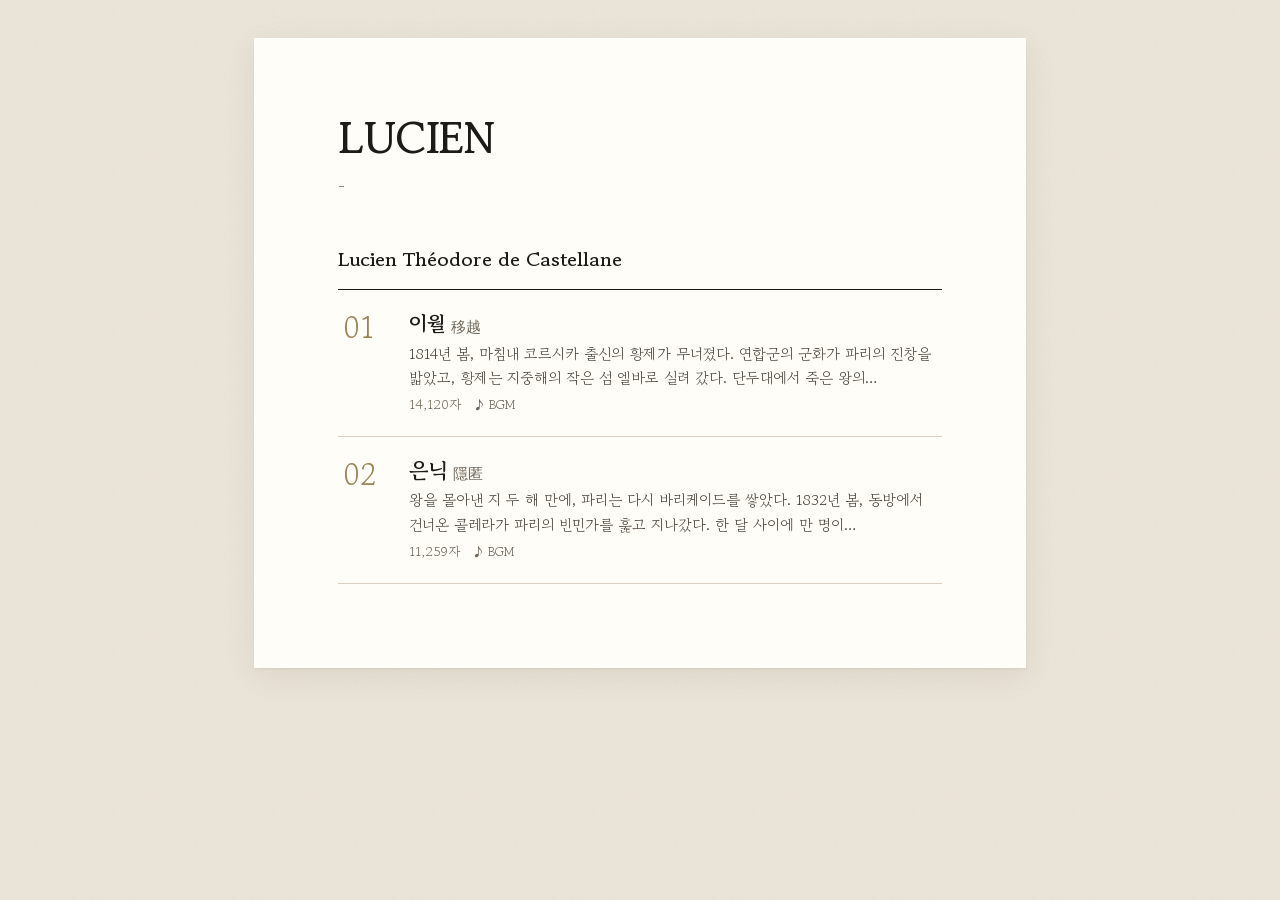
<file: index.html>
<!DOCTYPE html>
<html lang="ko">
<head>
<meta charset="utf-8">
<meta name="viewport" content="width=device-width, initial-scale=1">
<meta name="robots" content="noindex, nofollow, noarchive">
<title>LUCIEN</title>
<link rel="preconnect" href="https://fonts.googleapis.com">
<link rel="preconnect" href="https://fonts.gstatic.com" crossorigin>
<link href="https://fonts.googleapis.com/css2?family=Gowun+Batang:wght@400;700&display=swap" rel="stylesheet">
<link rel="stylesheet" href="assets/style.css">
<style>
/* 복사 방지: 선택·길게누르기·끌기·인쇄 막기 */
body{-webkit-user-select:none;user-select:none;-webkit-touch-callout:none}
img,svg{-webkit-user-drag:none;user-drag:none}
@media print{body{display:none!important}}
</style>
</head>
<body>
<main class="wrap"><article class="sheet" id="sheet"><p class="loading">불러오는 중…</p></article></main>

<div class="music" id="music" hidden>
  <button class="disc" id="disc" type="button" aria-label="배경음악 재생">
    <svg viewBox="0 0 40 40" aria-hidden="true">
      <g class="rec"><circle cx="20" cy="20" r="17" fill="#1d1b18"/><circle cx="20" cy="20" r="12.5" fill="none" stroke="#3a3630" stroke-width=".6"/><circle cx="20" cy="20" r="9" fill="none" stroke="#3a3630" stroke-width=".6"/><circle cx="20" cy="20" r="5.5" fill="#9a8459"/><circle cx="20" cy="20" r="1.2" fill="#fffdf8"/></g>
      <path class="pl" d="M17.5 16.2v7.6l6.2-3.8z" fill="#fffdf8"/>
      <g class="pz" fill="#fffdf8"><rect x="17.2" y="16.6" width="2" height="6.8" rx=".6"/><rect x="20.8" y="16.6" width="2" height="6.8" rx=".6"/></g>
    </svg>
  </button>
  <span class="hint" id="hint" role="status">눌러서 음악 켜기</span>
</div>
<div id="yt" aria-hidden="true"></div>

<script src="assets/codec.js"></script>
<script>
{
/* ── 복사 방지 ── */
['copy', 'cut', 'contextmenu', 'dragstart', 'selectstart'].forEach(ev =>
  document.addEventListener(ev, e => e.preventDefault()));
document.addEventListener('keydown', e => {
  const k = (e.key || '').toLowerCase();
  if ((e.ctrlKey || e.metaKey) && ['c', 'x', 'a', 's', 'p', 'u'].includes(k)) e.preventDefault();
  if ((e.ctrlKey || e.metaKey) && e.shiftKey && ['i', 'j', 'c'].includes(k)) e.preventDefault();
  if (k === 'f12') e.preventDefault();
});
window.addEventListener('beforeprint', () => { document.body.style.display = 'none'; });
window.addEventListener('afterprint', () => { document.body.style.display = ''; });

const $ = s => document.querySelector(s);
const sheet = $('#sheet'), music = $('#music'), disc = $('#disc'), hint = $('#hint');
const esc = s => String(s ?? '').replace(/[&<>"']/g, c => ({'&':'&amp;','<':'&lt;','>':'&gt;','"':'&quot;',"'":'&#39;'}[c]));
const fmt = n => Number(n || 0).toLocaleString('ko-KR');
let D = {site: {title: 'LUCIEN'}, series: [], posts: []};
const byId = id => D.posts.find(p => p.id === id);
const seriesOf = p => D.series.find(s => s.id === p.series) || {name: ''};

/* ── 데이터 불러오기 (글 목록은 한 번, 본문은 글을 열 때) ── */
const fresh = path => fetch(`${path}?v=${Date.now()}`, {cache: 'no-store'})
  .then(r => { if (!r.ok) throw new Error(r.status); return r.text(); })
  .then(LogCodec.decode);
const bodies = {};
function getBody(id) {
  if (!bodies[id]) bodies[id] = fresh(`posts/${id}.txt`).then(o => o.html).catch(e => { delete bodies[id]; throw e; });
  return bodies[id];
}

/* ── 조회수 (GoatCounter: 사이트 설정에 코드가 있을 때만) ── */
let gc = '';
function setupCounter() {
  gc = (D.site.goatcounter || '').trim();
  if (!/^[a-z0-9-]+$/i.test(gc)) { gc = ''; return; }
  window.goatcounter = {no_onload: true};
  const s = document.createElement('script');
  s.async = true; s.src = 'https://gc.zgo.at/count.js';
  s.dataset.goatcounter = `https://${gc}.goatcounter.com/count`;
  document.head.appendChild(s);
}
// 관리자 화면에서 '내 조회 빼기'를 켠 브라우저는 세지 않는다
let mine = false;
try { mine = localStorage.getItem('lucien-nocount') === '1'; } catch (e) {}
function count(path, title) {
  if (!gc || mine) return;
  let tries = 0;
  const go = () => window.goatcounter && window.goatcounter.count ? window.goatcounter.count({path, title})
    : (++tries < 25 && setTimeout(go, 400));
  go();
}

/* ── 목록 ── */
function renderHome() {
  document.title = D.site.title;
  const groups = D.series.map(s => {
    const items = D.posts.filter(p => p.series === s.id);
    if (!items.length) return '';
    return `<section class="series"><h2>${esc(s.name)}</h2>
      ${s.desc ? `<p>${esc(s.desc)}</p>` : ''}
      <ol class="list">${items.map(p => `<li><a href="#log-${esc(p.id)}" data-id="${esc(p.id)}">
        <span class="no">${esc(p.id)}</span>
        <span class="ttl">${esc(p.title)}<span>${esc(p.hanja)}</span></span>
        <span class="ex">${esc(p.excerpt)}</span>
        <span class="meta"><span>${fmt(p.chars)}자</span>${p.bgm ? '<span>♪ BGM</span>' : ''}</span>
      </a></li>`).join('')}</ol></section>`;
  }).join('');
  sheet.innerHTML = `<div class="view">
    <header class="site-head"><h1>${esc(D.site.title)}</h1><p>${esc(D.site.subtitle)}</p></header>
    ${groups || '<p class="loading">아직 올라온 글이 없어요.</p>'}</div>`;
  music.hidden = true;
  count('/', D.site.title);
}

/* ── 글 ── */
function renderPost(p) {
  const s = seriesOf(p);
  const list = D.posts.filter(x => x.series === p.series);
  const i = list.indexOf(p), prev = list[i - 1], next = list[i + 1];
  document.title = `${p.id}. ${p.title} · ${D.site.title}`;
  sheet.innerHTML = `<div class="view">
    <div class="bar" id="bar"><button class="back" type="button" data-home>
      <svg width="18" height="18" viewBox="0 0 18 18" aria-hidden="true"><path d="M11 3 5 9l6 6" fill="none" stroke="currentColor" stroke-width="1.6"/></svg>목록</button>
      <span class="crumb">${esc(s.name)} · ${esc(p.id)}. ${esc(p.title)}</span><span class="prog" id="prog"></span></div>
    <header class="post-head"><p class="kicker">${esc(s.name)} · ${esc(p.id)}</p>
      <h1 tabindex="-1" id="ph">${esc(p.title)}<span>${esc(p.hanja)}</span></h1>
      <svg class="orn" viewBox="0 0 120 18" aria-hidden="true"><path d="M0 9h50M70 9h50" stroke="currentColor" stroke-width=".8"/><path d="M60 5l4 4-4 4-4-4z" fill="currentColor"/></svg></header>
    <div class="doc" id="doc"><p class="loading">불러오는 중…</p></div>
    <nav class="pager">
      ${prev ? `<a href="#log-${esc(prev.id)}" data-id="${esc(prev.id)}"><small>← 이전 글</small>${esc(prev.id)}. ${esc(prev.title)}</a>` : '<span></span>'}
      ${next ? `<a class="nx" href="#log-${esc(next.id)}" data-id="${esc(next.id)}"><small>다음 글 →</small>${esc(next.id)}. ${esc(next.title)}</a>` : ''}
    </nav>
    <button class="tolist" type="button" data-home>목록으로</button></div>`;
  music.hidden = !p.bgm;
  getBody(p.id).then(html => {
    // 본문은 관리자 화면의 변환기가 만든 정해진 태그만 담는다
    if (current === p) $('#doc').innerHTML = html;
  }).catch(() => {
    if (current === p) $('#doc').innerHTML = '<p class="loading">글을 불러오지 못했어요. 잠시 뒤 새로고침해 주세요.</p>';
  });
  count('/log-' + p.id, `${p.id}. ${p.title}`);
}

/* ── 화면 전환 ── */
let current = null;
function show(id, gesture) {
  const p = id && byId(id);
  current = p || null;
  if (p) { playFor(p, gesture); renderPost(p); }   // 클릭 직후 바로 음악부터
  else { pauseMusic(); renderHome(); }
  window.scrollTo(0, 0);
  const h = $('#ph'); if (h) h.focus({preventScroll: true});
}
function idFromHash() { const m = location.hash.match(/^#log-(\w+)$/); return m ? m[1] : null; }
function go(id) {
  const target = id ? '#log-' + id : '#home';
  if (location.hash !== target) history.pushState(null, '', target);
  show(id, true);
}
sheet.addEventListener('click', e => {
  const a = e.target.closest('a[data-id]');
  if (a) { e.preventDefault(); go(a.dataset.id); return; }
  if (e.target.closest('[data-home]')) go(null);
});
window.addEventListener('popstate', () => show(idFromHash(), false));
window.addEventListener('hashchange', () => { const id = idFromHash(); if ((current && current.id) !== id) show(id, false); });
window.addEventListener('scroll', () => {
  const bar = $('#bar'), prog = $('#prog'); if (!bar) return;
  bar.classList.toggle('on', window.scrollY > 10);
  const max = document.documentElement.scrollHeight - innerHeight;
  prog.style.width = (max > 0 ? Math.min(100, window.scrollY / max * 100) : 0) + '%';
}, {passive: true});

/* ── 배경음악 (YouTube) ── */
let player = null, ready = false, failed = false, loadedVid = null, pending = null, sayT = 0, checkT = 0;
function setHint(text, mode) {
  hint.textContent = text;
  music.classList.toggle('ask', mode === 'ask');
  music.classList.toggle('say', mode === 'say');
  music.classList.remove('quiet');
  clearTimeout(sayT);
  if (mode === 'say') sayT = setTimeout(() => music.classList.remove('say'), 2600);
  if (mode === 'ask') sayT = setTimeout(() => music.classList.add('quiet'), 4000);
}
function setPlaying(on) {
  music.classList.toggle('playing', on);
  disc.setAttribute('aria-label', on ? '배경음악 멈춤' : '배경음악 재생');
  if (on) music.classList.remove('ask');
}
function loadYT() {
  window.onYouTubeIframeAPIReady = () => {
    player = new YT.Player('yt', {width: 200, height: 200,
      playerVars: {playsinline: 1, controls: 0, disablekb: 1, rel: 0, fs: 0, iv_load_policy: 3},
      events: {
        onReady: () => { ready = true; if (pending) { const v = pending; pending = null; start(v); } },
        onStateChange: e => {
          if (e.data === 1) setPlaying(true);
          else if (e.data === 2) setPlaying(false);
          else if (e.data === 0) { player.seekTo(0, true); player.playVideo(); }
        },
        onError: () => { setPlaying(false); setHint('음악을 불러오지 못했어요', 'say'); }
      }});
  };
  const s = document.createElement('script');
  s.src = 'https://www.youtube.com/iframe_api';
  s.onerror = () => { failed = true; };
  document.head.appendChild(s);
  setTimeout(() => { if (!ready) failed = true; }, 9000);
}
function start(vid) {
  if (loadedVid === vid) player.playVideo();
  else { player.loadVideoById({videoId: vid}); loadedVid = vid; }
  player.unMute(); player.setVolume(70);
  clearTimeout(checkT);
  checkT = setTimeout(() => {
    if (current && current.bgm === vid && player.getPlayerState() !== 1) setHint('눌러서 음악 켜기', 'ask');
  }, 1800);
}
function playFor(p, gesture) {
  if (!p.bgm) { pauseMusic(); return; }
  if (failed) { setHint('이 화면에서는 음악을 틀 수 없어요', 'say'); return; }
  if (!ready) { pending = p.bgm; if (!gesture) setHint('눌러서 음악 켜기', 'ask'); return; }
  if (loadedVid === p.bgm && player.getPlayerState() === 1) return;
  start(p.bgm);
}
function pauseMusic() {
  clearTimeout(checkT); pending = null;
  if (ready && player.getPlayerState() === 1) player.pauseVideo();
  setPlaying(false); music.classList.remove('ask', 'say');
}
disc.addEventListener('click', () => {
  if (!current || !current.bgm) return;
  if (failed || !ready) { setHint(failed ? '이 화면에서는 음악을 틀 수 없어요' : '음악을 준비하고 있어요', 'say'); if (!failed) pending = current.bgm; return; }
  if (player.getPlayerState() === 1) player.pauseVideo();
  else start(current.bgm);
});

loadYT();
fresh('posts/list.txt').then(data => {
  D = data; D.site = D.site || {}; D.series = D.series || []; D.posts = D.posts || [];
  setupCounter();
  show(idFromHash(), false);
}).catch(() => {
  sheet.innerHTML = '<p class="loading">목록을 불러오지 못했어요. 잠시 뒤 새로고침해 주세요.</p>';
});
}
</script>
</body>
</html>
</file>
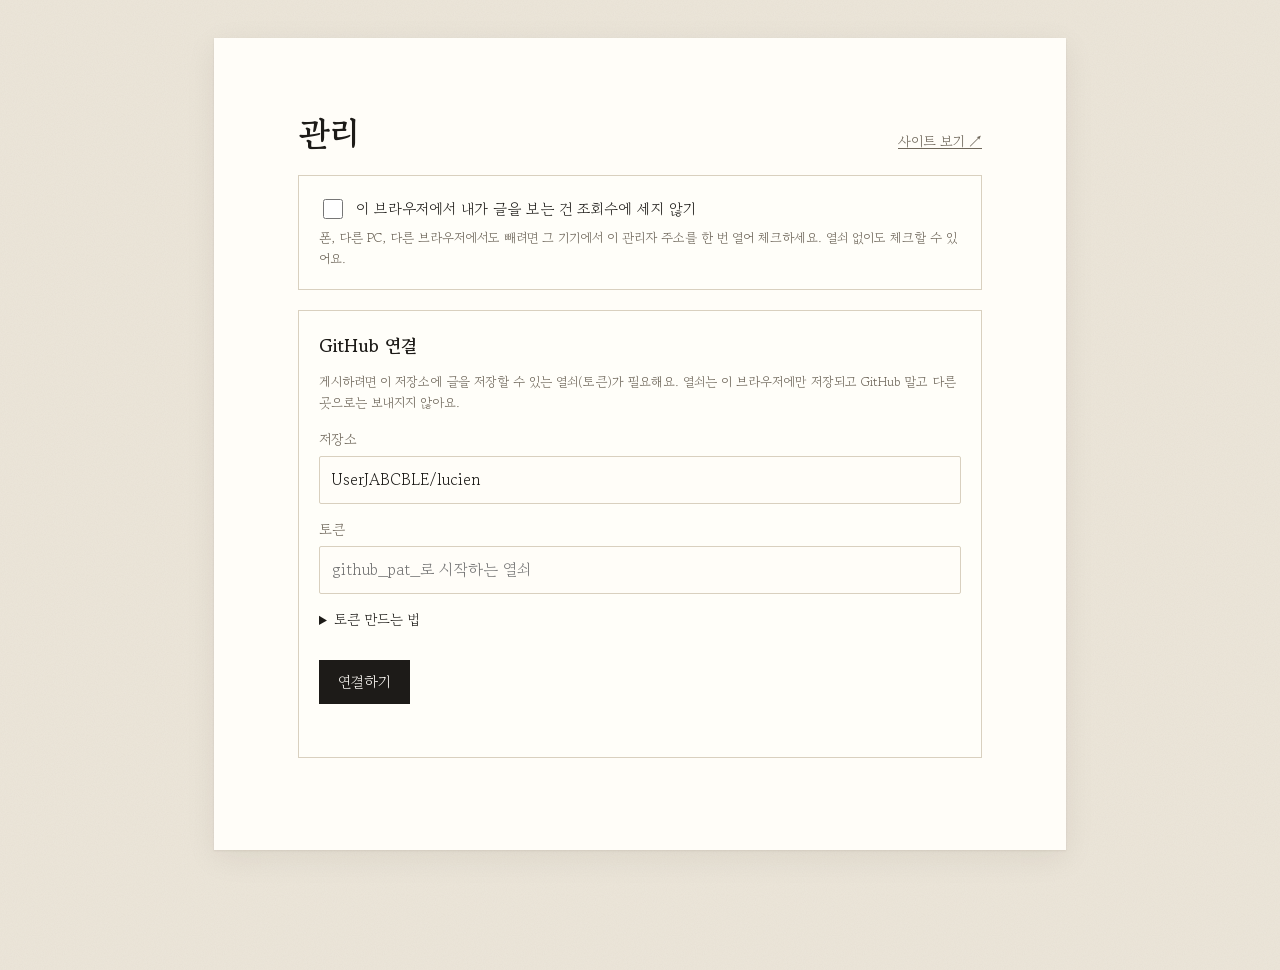
<file: admin/index.html>
<!DOCTYPE html>
<html lang="ko">
<head>
<meta charset="utf-8">
<meta name="viewport" content="width=device-width, initial-scale=1">
<meta name="robots" content="noindex, nofollow, noarchive">
<title>관리 · LUCIEN</title>
<link rel="preconnect" href="https://fonts.googleapis.com">
<link rel="preconnect" href="https://fonts.gstatic.com" crossorigin>
<link href="https://fonts.googleapis.com/css2?family=Gowun+Batang:wght@400;700&display=swap" rel="stylesheet">
<link rel="stylesheet" href="../assets/style.css">
<style>
.adm{max-width:900px}
.top{display:flex;align-items:baseline;justify-content:space-between;gap:12px;flex-wrap:wrap;margin-bottom:22px}
.top h1{font-size:clamp(26px,5vw,34px);margin:0;line-height:1.1}
.top a{font-size:14px;color:var(--soft)}
.tabs{display:flex;gap:4px;border-bottom:1px solid var(--ink);margin-bottom:26px;overflow-x:auto}
.tabs button{flex:none;background:none;border:0;border-bottom:2px solid transparent;padding:12px 14px;min-height:44px;cursor:pointer;font-size:15px;color:var(--soft);margin-bottom:-1px}
.tabs button[aria-selected=true]{color:var(--ink);border-bottom-color:var(--gold);font-weight:700}
.card{border:1px solid var(--line);padding:20px;margin-bottom:20px;background:#fffef9}
.card h2{font-size:18px;margin:0 0 12px}
label{display:block;font-size:14px;color:var(--soft);margin:14px 0 6px}
input[type=text],input[type=password],input[type=url],select{width:100%;font:inherit;font-size:16px;padding:10px 12px;min-height:44px;border:1px solid var(--line);background:var(--paper);color:var(--ink);border-radius:2px}
input:focus,select:focus,.paste:focus{outline:2px solid var(--gold);outline-offset:0;border-color:var(--gold)}
.row{display:grid;grid-template-columns:110px minmax(0,1fr) minmax(0,1fr);gap:0 12px}
.row2{display:grid;grid-template-columns:minmax(0,1fr) minmax(0,1fr);gap:0 12px}
@media(max-width:600px){.row,.row2{grid-template-columns:minmax(0,1fr)}}
.help{font-size:13px;color:var(--soft);margin:6px 0 0;line-height:1.6}
.btn{display:inline-flex;align-items:center;justify-content:center;gap:6px;min-height:44px;padding:0 18px;border:1px solid var(--ink);background:none;cursor:pointer;font-size:15px}
.btn.pri{background:var(--ink);color:var(--paper)}
.btn.pri:hover{background:#000}
.btn:hover{background:rgba(154,132,89,.08)}
.btn.pri:hover{background:#000}
.btn.sm{min-height:36px;padding:0 12px;font-size:14px}
.btn.warn{border-color:#a33;color:#a33}
.btn:disabled{opacity:.45;cursor:default}
.acts{display:flex;gap:10px;flex-wrap:wrap;margin-top:20px}
.status{margin:14px 0 0;font-size:14px;min-height:1.4em}
.status.ok{color:#3d6b3a}.status.err{color:#a33}
.plist{list-style:none;margin:0;padding:0;border-top:1px solid var(--ink)}
.plist li{display:grid;grid-template-columns:3em minmax(0,1fr) auto;gap:10px;align-items:center;padding:14px 4px;border-bottom:1px solid var(--line)}
.plist .n{color:var(--gold);font-size:22px}
.plist .t{font-weight:700}.plist .t span{font-weight:400;color:var(--soft);font-size:14px;margin-left:6px}
.plist .m{font-size:13px;color:var(--soft)}
.plist .b{display:flex;gap:6px;flex-wrap:wrap;justify-content:flex-end}
@media(max-width:600px){.plist li{grid-template-columns:2.2em minmax(0,1fr)}.plist .b{grid-column:1/-1;justify-content:flex-start}}
.paste{min-height:140px;max-height:240px;overflow:auto;border:1px dashed var(--gold);padding:16px;background:var(--paper);font-size:15px;color:var(--soft);white-space:pre-wrap}
.paste.has{border-style:solid;color:var(--ink)}
.stats{display:flex;gap:14px;flex-wrap:wrap;font-size:13px;color:var(--soft);margin-top:8px}
.pv{margin-top:26px;border-top:1px solid var(--ink);padding-top:8px}
.pv>h2{font-size:15px;color:var(--soft);font-weight:400;margin:0 0 6px}
.pv .sheet{box-shadow:inset 0 0 0 1px var(--line);min-height:0}
.pv .post-head{margin:60px 0 50px}.pv .orn{margin-top:40px}
.empty{color:var(--soft);padding:24px 0;text-align:center}
details summary{cursor:pointer;color:var(--ink);font-size:14px;min-height:32px}
details ol{font-size:14px;line-height:1.8;padding-left:1.3em;margin:8px 0 0}
code{font-size:13px;background:#f3eee3;padding:1px 5px;border-radius:2px}
.stt{width:100%;border-collapse:collapse;font-size:15px}.stt th{text-align:left;font-weight:400;color:var(--soft);font-size:13px;border-bottom:1px solid var(--ink);padding:8px 6px}.stt th:not(:first-child),.stt td:not(:first-child){text-align:right;white-space:nowrap;font-variant-numeric:tabular-nums}.stt td{border-bottom:1px solid var(--line);padding:12px 6px}.stt td small{color:var(--soft);margin-left:4px}.stt tr.sum td{font-weight:700;border-top:1px solid var(--ink)}
.serrow{display:grid;grid-template-columns:minmax(0,1fr) auto;gap:8px;margin-bottom:8px}
[hidden]{display:none!important}
</style>
</head>
<body>
<main class="wrap adm"><div class="sheet">
  <div class="top"><h1>관리</h1><a href="../" target="_blank" rel="noopener">사이트 보기 ↗</a></div>

  <div class="card" id="mineCard">
    <label style="display:flex;gap:10px;align-items:center;margin:0;color:var(--ink);font-size:15px;cursor:pointer">
      <input type="checkbox" id="mine" style="width:20px;height:20px;accent-color:var(--ink)"> 이 브라우저에서 내가 글을 보는 건 조회수에 세지 않기</label>
    <p class="help">폰, 다른 PC, 다른 브라우저에서도 빼려면 그 기기에서 이 관리자 주소를 한 번 열어 체크하세요. 열쇠 없이도 체크할 수 있어요.</p>
  </div>

  <!-- 연결 -->
  <section id="connect" class="card" hidden>
    <h2>GitHub 연결</h2>
    <p class="help">게시하려면 이 저장소에 글을 저장할 수 있는 열쇠(토큰)가 필요해요. 열쇠는 이 브라우저에만 저장되고 GitHub 말고 다른 곳으로는 보내지지 않아요.</p>
    <label for="cRepo">저장소</label>
    <input type="text" id="cRepo" value="UserJABCBLE/lucien" autocomplete="off" spellcheck="false">
    <label for="cToken">토큰</label>
    <input type="password" id="cToken" placeholder="github_pat_로 시작하는 열쇠" autocomplete="off" spellcheck="false">
    <details style="margin-top:14px"><summary>토큰 만드는 법</summary>
      <ol>
        <li>GitHub 오른쪽 위 프로필 사진 → <b>Settings</b> → 왼쪽 맨 아래 <b>Developer settings</b></li>
        <li><b>Personal access tokens</b> → <b>Fine-grained tokens</b> → <b>Generate new token</b></li>
        <li>Token name: <code>lucien-admin</code>, Expiration: 원하는 기간 (길게 해도 돼요)</li>
        <li>Repository access: <b>Only select repositories</b> → <code>lucien</code> 하나만 선택</li>
        <li>Permissions → Repository permissions → <b>Contents</b>를 <b>Read and write</b>로</li>
        <li>맨 아래 <b>Generate token</b> → 나온 열쇠를 복사해서 위 칸에 붙여넣기</li>
      </ol>
      <p class="help">열쇠는 다시 볼 수 없으니, 다른 기기에서도 쓰려면 안전한 곳(비밀번호 관리자 등)에 보관하세요. 남에게 보여 주지 마세요.</p>
    </details>
    <div class="acts"><button class="btn pri" id="cSave" type="button">연결하기</button></div>
    <p class="status" id="cStatus" role="status"></p>
  </section>

  <!-- 본 화면 -->
  <section id="app" hidden>
    <nav class="tabs" role="tablist">
      <button role="tab" data-tab="list" aria-selected="true">글 목록</button>
      <button role="tab" data-tab="edit" aria-selected="false" id="tabEdit">글쓰기</button>
      <button role="tab" data-tab="stats" aria-selected="false">조회수</button>
      <button role="tab" data-tab="settings" aria-selected="false">사이트 설정</button>
    </nav>

    <div data-panel="list">
      <ul class="plist" id="plist"></ul>
      <div class="acts"><button class="btn pri" type="button" id="newBtn">＋ 새 글 쓰기</button><button class="btn" type="button" id="reload">새로고침</button></div>
      <p class="status" id="lStatus" role="status"></p>
    </div>

    <div data-panel="edit" hidden>
      <div class="row">
        <div><label for="fId">번호</label><input type="text" id="fId" placeholder="02" autocomplete="off"></div>
        <div><label for="fTitle">제목</label><input type="text" id="fTitle" placeholder="은닉" autocomplete="off"></div>
        <div><label for="fHanja">한자 (선택)</label><input type="text" id="fHanja" placeholder="隱匿" autocomplete="off"></div>
      </div>
      <div class="row2">
        <div><label for="fSeries">게시판</label><select id="fSeries"></select></div>
        <div><label for="fBgm">브금 유튜브 링크 (선택)</label><input type="url" id="fBgm" placeholder="https://www.youtube.com/watch?v=…" autocomplete="off" spellcheck="false"></div>
      </div>
      <p class="help" id="bgmInfo"></p>

      <label for="paste">본문</label>
      <div class="paste" id="paste" contenteditable="true" role="textbox" aria-multiline="true" spellcheck="false">구글 문서에서 본문 전체를 복사(Ctrl+A → Ctrl+C)해서 여기를 누르고 붙여넣으세요(Ctrl+V).</div>
      <div class="stats" id="stats"></div>
      <p class="help">기울임·굵게·가운데 정렬, 표로 만든 편지, <code>* * *</code> 구분선, 마지막 <code>-</code>, 맨 위 <code>[BGM]</code> 줄 처리는 지금 사이트와 똑같이 바뀌어요. 서식은 PC에서 붙여넣어야 제대로 따라와요. 또는 구글 문서에서 <b>파일 → 다운로드 → 웹페이지(.html)</b>로 받은 파일을 넣어도 돼요:
        <input type="file" id="file" accept=".html,.htm,.txt,.zip" style="font-size:14px;margin-top:6px;max-width:100%"></p>

      <div class="acts">
        <button class="btn pri" type="button" id="publish">게시하기</button>
        <button class="btn" type="button" id="cancel">취소</button>
      </div>
      <p class="status" id="eStatus" role="status"></p>

      <div class="pv" id="pv" hidden><h2>미리보기</h2><div class="sheet" id="pvSheet"></div></div>
    </div>

    <div data-panel="stats" hidden>
      <div id="stNo" class="card" hidden>
        <h2>조회수가 아직 꺼져 있어요</h2>
        <p class="help">사이트 설정 탭의 GoatCounter 코드 칸에 코드를 넣고 저장하면 여기에서 글별 조회수를 볼 수 있어요.</p>
      </div>
      <div id="stYes" hidden>
        <table class="stt"><thead><tr><th>글</th><th>최근 7일</th><th>전체</th></tr></thead><tbody id="stBody"></tbody></table>
        <div class="acts"><button class="btn sm" type="button" id="stReload">새로고침</button><a class="btn sm" id="stLink" target="_blank" rel="noopener">GoatCounter에서 자세히 보기 ↗</a></div>
        <p class="status" id="stStatus" role="status"></p>
        <p class="help" id="stSrc"></p>
        <p class="help">같은 사람이 8시간 안에 다시 본 건 한 번으로 세요.</p>
        <div class="card" style="margin-top:18px">
          <h2>GoatCounter API 키</h2>
          <p class="help">API 키를 넣으면 GoatCounter 대시보드와 같은 숫자가 바로 나와요. 키는 이 브라우저에만 저장되고 사이트에는 올라가지 않아요.</p>
          <label for="gcKey">API 키</label>
          <input type="password" id="gcKey" placeholder="GoatCounter에서 만든 키" autocomplete="off" spellcheck="false">
          <div class="acts"><button class="btn pri sm" type="button" id="gcKeySave">저장하고 불러오기</button><button class="btn sm warn" type="button" id="gcKeyDel">키 지우기</button></div>
          <details style="margin-top:14px"><summary>API 키 만드는 법</summary>
            <ol>
              <li>GoatCounter에 로그인 → 오른쪽 위 <b>내 계정 이름(이메일)</b> 메뉴 → <b>API</b></li>
              <li><b>Name</b>에 <code>lucien-admin</code></li>
              <li>Permissions에서 <b>Read statistics</b>만 체크</li>
              <li><b>Create</b>(또는 Save)를 누르고, 생긴 키를 복사해서 위 칸에 붙여넣기</li>
            </ol>
          </details>
        </div>
      </div>
    </div>

    <div data-panel="settings" hidden>
      <div class="card">
        <h2>사이트</h2>
        <label for="sTitle">사이트 제목</label><input type="text" id="sTitle">
        <label for="sSub">부제</label><input type="text" id="sSub">
      </div>
      <div class="card">
        <h2>게시판</h2>
        <div id="serList"></div>
        <button class="btn sm" type="button" id="serAdd">＋ 게시판 추가</button>
        <p class="help">글이 하나라도 들어 있는 게시판은 지울 수 없어요.</p>
      </div>
      <div class="card">
        <h2>조회수 (GoatCounter)</h2>
        <label for="sGc">GoatCounter 코드</label><input type="text" id="sGc" placeholder="예: lucien-log" autocomplete="off" spellcheck="false">
        <p class="help">goatcounter.com에 가입할 때 정한 코드만 넣으세요. 비워 두면 조회수를 세지 않아요. 통계는 <code>https://코드.goatcounter.com</code>에서 봐요.</p>
      </div>
      <div class="acts"><button class="btn pri" type="button" id="sSave">설정 저장</button></div>
      <p class="status" id="sStatus" role="status"></p>
      <div class="card" style="margin-top:34px">
        <h2>연결</h2>
        <p class="help" id="connInfo"></p>
        <div class="acts"><button class="btn warn sm" type="button" id="logout">이 브라우저에서 열쇠 지우기</button></div>
      </div>
    </div>
  </section>
</div></main>

<script src="../assets/codec.js"></script>
<script src="../assets/convert.js"></script>
<script>
{
const $ = s => document.querySelector(s);
const esc = s => String(s ?? '').replace(/[&<>"']/g, c => ({'&':'&amp;','<':'&lt;','>':'&gt;','"':'&quot;',"'":'&#39;'}[c]));
const fmt = n => Number(n || 0).toLocaleString('ko-KR');
const KEY = 'lucien-admin';
let conf = {};
try { conf = JSON.parse(localStorage.getItem(KEY) || '{}'); } catch (e) { conf = {}; }
const saveConf = () => { try { localStorage.setItem(KEY, JSON.stringify(conf)); } catch (e) {} };

function status(el, text, kind) { el.textContent = text; el.className = 'status' + (kind ? ' ' + kind : ''); }

/* ── GitHub API ── */
const API = 'https://api.github.com';
async function gh(method, url, body) {
  const r = await fetch(API + url, {
    method, cache: 'no-store',
    headers: {Authorization: 'Bearer ' + conf.token, Accept: 'application/vnd.github+json', 'X-GitHub-Api-Version': '2022-11-28',
      ...(body ? {'Content-Type': 'application/json'} : {})},
    body: body ? JSON.stringify(body) : undefined
  });
  if (r.status === 404 && method === 'GET') return null;
  if (!r.ok) {
    let msg = r.status + '';
    try { msg += ' ' + (await r.json()).message; } catch (e) {}
    if (r.status === 401) msg = '열쇠가 맞지 않거나 기한이 지났어요 (401)';
    if (r.status === 403) msg = '이 열쇠로는 저장할 권한이 없어요. Contents를 Read and write로 줬는지 확인하세요 (403)';
    if (r.status === 409) msg = '다른 곳에서 먼저 바뀌었어요. 새로고침 후 다시 해 주세요 (409)';
    throw new Error(msg);
  }
  return r.status === 204 ? {} : r.json();
}
const branch = () => conf.branch || 'main';
async function getFile(path) {
  const j = await gh('GET', `/repos/${conf.repo}/contents/${path}?ref=${branch()}&t=${Date.now()}`);
  if (!j) return null;
  return {sha: j.sha, text: atob((j.content || '').replace(/\s/g, ''))};
}
async function putFile(path, text, sha, message) {
  const j = await gh('PUT', `/repos/${conf.repo}/contents/${path}`, {message, content: btoa(text), branch: branch(), ...(sha ? {sha} : {})});
  return j.content.sha;
}
async function delFile(path, sha, message) {
  await gh('DELETE', `/repos/${conf.repo}/contents/${path}`, {message, sha, branch: branch()});
}

/* ── 데이터 ── */
let data = null, listSha = null;
async function loadList() {
  const f = await getFile('posts/list.txt');
  if (f) { data = LogCodec.decode(f.text); listSha = f.sha; }
  else { data = {site: {title: 'LUCIEN', subtitle: '-'}, series: [{id: 'lucien', name: 'Lucien Théodore de Castellane'}], posts: []}; listSha = null; }
  data.site = data.site || {}; data.series = data.series || []; data.posts = data.posts || [];
}
async function saveList(message) { listSha = await putFile('posts/list.txt', LogCodec.encode(data), listSha, message); }

/* ── 연결 ── */
async function connect() {
  const btn = $('#cSave'), st = $('#cStatus');
  conf.repo = $('#cRepo').value.trim().replace(/^https?:\/\/github\.com\//, '').replace(/\/$/, '');
  conf.token = $('#cToken').value.trim();
  if (!/^[\w.-]+\/[\w.-]+$/.test(conf.repo)) return status(st, '저장소는 사용자이름/저장소이름 형식으로 적어 주세요.', 'err');
  if (!conf.token) return status(st, '토큰을 붙여넣어 주세요.', 'err');
  btn.disabled = true; status(st, '확인하는 중…');
  try {
    const repo = await gh('GET', `/repos/${conf.repo}`);
    if (!repo) throw new Error('저장소를 찾지 못했어요. 이름과, 토큰에 이 저장소를 골랐는지 확인하세요.');
    if (repo.permissions && !repo.permissions.push) throw new Error('이 열쇠로는 저장할 수 없어요. Contents를 Read and write로 줬는지 확인하세요.');
    conf.branch = repo.default_branch || 'main';
    saveConf();
    setMine(true); $('#mine').checked = true;   // 관리자 브라우저는 기본으로 조회수에서 뺀다
    $('#cToken').value = '';
    await enter();
  } catch (e) { status(st, e.message, 'err'); }
  btn.disabled = false;
}
async function enter() {
  $('#connect').hidden = true; $('#app').hidden = false;
  $('#connInfo').textContent = `저장소 ${conf.repo} (${branch()})에 연결되어 있어요.`;
  await refresh();
}
async function refresh() {
  status($('#lStatus'), '불러오는 중…');
  try { await loadList(); renderList(); status($('#lStatus'), ''); fillSettings(); }
  catch (e) { status($('#lStatus'), e.message, 'err'); }
}

/* ── 탭 ── */
function tab(name) {
  document.querySelectorAll('[data-tab]').forEach(b => b.setAttribute('aria-selected', b.dataset.tab === name));
  document.querySelectorAll('[data-panel]').forEach(p => p.hidden = p.dataset.panel !== name);
  window.scrollTo(0, 0);
}
document.querySelector('.tabs').addEventListener('click', e => {
  const b = e.target.closest('[data-tab]'); if (!b) return;
  if (b.dataset.tab === 'edit' && !editing) openEditor(null); else tab(b.dataset.tab);
  if (b.dataset.tab === 'stats') loadStats();
});

/* ── 조회수 ──
   API 키가 있으면 GoatCounter API에서 바로(대시보드와 같은 숫자),
   없으면 공개 숫자 주소에서(설정 필요, 최대 4시간 늦음) 읽는다. */
const gcKey = () => { try { return localStorage.getItem('lucien-gckey') || ''; } catch (e) { return ''; } };
async function gcApi(code, start) {
  const q = new URLSearchParams({limit: '100'});
  if (start) q.set('start', start);
  const r = await fetch(`https://${code}.goatcounter.com/api/v0/stats/hits?${q}`, {
    cache: 'no-store', headers: {Authorization: 'Bearer ' + gcKey(), 'Content-Type': 'application/json'}});
  if (r.status === 401 || r.status === 403) throw new Error('API 키가 맞지 않거나 Read statistics 권한이 없어요.');
  if (!r.ok) throw new Error('GoatCounter 응답 ' + r.status);
  const j = await r.json(), map = {};
  (j.hits || []).forEach(h => { map[h.path] = (map[h.path] || 0) + (h.count || 0); });
  return {map, total: j.total || 0};
}
async function gcPublic(code, path, week) {
  const url = `https://${code}.goatcounter.com/counter/${encodeURIComponent(path)}.json${week ? '?start=week' : ''}`;
  const r = await fetch(url, {cache: 'no-store'});
  if (r.status === 404) return 0;
  if (!r.ok) throw new Error(r.status);
  const j = await r.json();
  return parseInt(String(j.count).replace(/[^\d]/g, ''), 10) || 0;
}
async function loadStats() {
  const code = (data && data.site.goatcounter || '').trim();
  $('#stNo').hidden = !!code; $('#stYes').hidden = !code;
  if (!code) return;
  $('#stLink').href = `https://${code}.goatcounter.com`;
  const rows = [{label: '게시판 (목록)', path: '/'}, ...data.posts.map(p => ({label: `${p.id}. ${p.title}`, path: '/log-' + p.id}))];
  $('#stBody').innerHTML = rows.map((r, i) => `<tr><td>${esc(r.label)}<small>${esc(r.path)}</small></td><td id="w${i}">…</td><td id="a${i}">…</td></tr>`).join('')
    + '<tr class="sum"><td>사이트 전체</td><td id="wT">…</td><td id="aT">…</td></tr>';
  const put = (id, n) => { $('#' + id).textContent = n == null ? '—' : fmt(n); };
  status($('#stStatus'), '불러오는 중…');
  if (gcKey()) {
    $('#stSrc').textContent = 'API 키로 불러온 숫자예요. 대시보드와 같아요.';
    try {
      const [all, week] = await Promise.all([gcApi(code, '2000-01-01T00:00:00Z'), gcApi(code, '')]);
      rows.forEach((r, i) => { put('a' + i, all.map[r.path] || 0); put('w' + i, week.map[r.path] || 0); });
      put('aT', all.total); put('wT', week.total);
      status($('#stStatus'), '');
    } catch (e) {
      rows.forEach((r, i) => { put('a' + i); put('w' + i); }); put('aT'); put('wT');
      status($('#stStatus'), e.message, 'err');
    }
    return;
  }
  $('#stSrc').textContent = 'API 키가 없어서 공개 숫자 주소에서 불러왔어요. GoatCounter 설정의 Allow adding visitor counts가 켜져 있어야 하고, 숫자가 최대 4시간 늦어요. 아래에 API 키를 넣으면 바로 정확한 숫자가 나와요.';
  let failed = 0;
  const cell = (id, p) => p.then(n => put(id, n)).catch(() => { failed++; put(id); });
  const jobs = [];
  rows.forEach((r, i) => { jobs.push(cell('a' + i, gcPublic(code, r.path))); jobs.push(cell('w' + i, gcPublic(code, r.path, true))); });
  jobs.push(cell('aT', gcPublic(code, 'TOTAL'))); jobs.push(cell('wT', gcPublic(code, 'TOTAL', true)));
  await Promise.all(jobs);
  status($('#stStatus'), failed ? '숫자를 못 불러왔어요. 아래에 API 키를 넣어 주세요.' : '', failed ? 'err' : '');
}
$('#gcKeySave').addEventListener('click', () => {
  const k = $('#gcKey').value.trim(); if (!k) return;
  try { localStorage.setItem('lucien-gckey', k); } catch (e) {}
  $('#gcKey').value = ''; loadStats();
});
$('#gcKeyDel').addEventListener('click', () => { try { localStorage.removeItem('lucien-gckey'); } catch (e) {} loadStats(); });
$('#stReload').addEventListener('click', loadStats);

/* ── 글 목록 ── */
const seriesName = id => (data.series.find(s => s.id === id) || {}).name || '';
let armed = null;
function renderList() {
  const ul = $('#plist');
  if (!data.posts.length) { ul.innerHTML = '<li class="empty" style="display:block">아직 글이 없어요.</li>'; return; }
  ul.innerHTML = data.posts.map((p, i) => `<li>
    <span class="n">${esc(p.id)}</span>
    <span><span class="t">${esc(p.title)}<span>${esc(p.hanja)}</span></span><br>
      <span class="m">${esc(seriesName(p.series))} · ${fmt(p.chars)}자${p.bgm ? ' · ♪' : ''}</span></span>
    <span class="b">
      <button class="btn sm" data-act="up" data-i="${i}" ${i ? '' : 'disabled'} aria-label="위로">↑</button>
      <button class="btn sm" data-act="down" data-i="${i}" ${i < data.posts.length - 1 ? '' : 'disabled'} aria-label="아래로">↓</button>
      <button class="btn sm" data-act="edit" data-i="${i}">수정</button>
      <button class="btn sm warn" data-act="del" data-i="${i}">${armed === p.id ? '정말 삭제' : '삭제'}</button>
    </span></li>`).join('');
}
$('#plist').addEventListener('click', async e => {
  const b = e.target.closest('[data-act]'); if (!b) return;
  const i = +b.dataset.i, p = data.posts[i], st = $('#lStatus');
  if (b.dataset.act === 'edit') return openEditor(p);
  if (b.dataset.act === 'del' && armed !== p.id) { armed = p.id; renderList(); status(st, `「${p.title}」을 지우려면 '정말 삭제'를 한 번 더 누르세요.`); return; }
  armed = null;
  const btns = [...document.querySelectorAll('#plist button, #newBtn')]; btns.forEach(x => x.disabled = true);
  try {
    if (b.dataset.act === 'del') {
      status(st, '삭제하는 중…');
      const f = await getFile(`posts/${p.id}.txt`);
      data.posts.splice(i, 1);
      await saveList(`글 삭제: ${p.id}. ${p.title}`);
      if (f) await delFile(`posts/${p.id}.txt`, f.sha, `글 파일 삭제: ${p.id}`);
      status(st, '삭제했어요. 1~2분 뒤 사이트에서도 사라져요.', 'ok');
    } else {
      const j = b.dataset.act === 'up' ? i - 1 : i + 1;
      [data.posts[i], data.posts[j]] = [data.posts[j], data.posts[i]];
      status(st, '순서를 저장하는 중…');
      await saveList('글 순서 변경');
      status(st, '순서를 바꿨어요. 1~2분 뒤 반영돼요.', 'ok');
    }
  } catch (err) { status(st, err.message, 'err'); await refresh(); }
  renderList();
});
$('#newBtn').addEventListener('click', () => openEditor(null));
$('#reload').addEventListener('click', refresh);

/* ── 글쓰기 ── */
let editing = null, frag = '';
const PLACE = $('#paste').textContent;
function ytId(s) {
  s = (s || '').trim(); if (!s) return '';
  if (/^[\w-]{11}$/.test(s)) return s;
  const m = s.match(/(?:v=|youtu\.be\/|embed\/|shorts\/|live\/)([\w-]{11})/);
  return m ? m[1] : null;
}
function nextId() {
  const nums = data.posts.map(p => parseInt(p.id, 10)).filter(n => !isNaN(n));
  return String((nums.length ? Math.max(...nums) : 0) + 1).padStart(2, '0');
}
function openEditor(p) {
  editing = p ? p : {isNew: true};
  frag = '';
  $('#tabEdit').textContent = p ? '글 수정' : '글쓰기';
  $('#fSeries').innerHTML = data.series.map(s => `<option value="${esc(s.id)}">${esc(s.name)}</option>`).join('');
  $('#fId').value = p ? p.id : nextId();
  $('#fTitle').value = p ? p.title : '';
  $('#fHanja').value = p ? (p.hanja || '') : '';
  $('#fSeries').value = p ? p.series : (data.series[0] || {}).id || '';
  $('#fBgm').value = p && p.bgm ? 'https://www.youtube.com/watch?v=' + p.bgm : '';
  resetPaste(); bgmInfo(); status($('#eStatus'), '');
  $('#pv').hidden = true;
  tab('edit');
  if (p) {
    status($('#eStatus'), '기존 본문을 불러오는 중…');
    getFile(`posts/${p.id}.txt`).then(f => {
      if (editing !== p || frag) return;
      if (f) { frag = LogCodec.decode(f.text).html; showConverted('기존 본문 (새로 붙여넣으면 바뀌어요)'); }
      status($('#eStatus'), '');
    }).catch(e => status($('#eStatus'), e.message, 'err'));
  }
}
function resetPaste() { const el = $('#paste'); el.textContent = PLACE; el.classList.remove('has'); $('#stats').textContent = ''; }
function bgmInfo() {
  const v = ytId($('#fBgm').value), el = $('#bgmInfo');
  el.textContent = v === '' ? '브금 없이 올려요.' : v ? `영상 ID ${v} — 글을 열면 이 곡이 반복 재생돼요.` : '유튜브 링크를 알아보지 못했어요. 주소를 다시 확인해 주세요.';
  el.style.color = v === null ? '#a33' : '';
}
$('#fBgm').addEventListener('input', bgmInfo);
$('#fTitle').addEventListener('input', renderPreview);
$('#fHanja').addEventListener('input', renderPreview);
$('#fId').addEventListener('input', renderPreview);

function showConverted(label) {
  const el = $('#paste'), s = LogConvert.summary(frag);
  const box = document.createElement('div'); box.innerHTML = frag;
  el.classList.add('has');
  el.textContent = `${label}\n\n${s.excerpt}`;
  $('#stats').innerHTML = `<span>${fmt(s.chars)}자 (공백 제외)</span><span>문단 ${box.querySelectorAll('p:not(.sep):not(.end)').length}</span><span>편지 ${box.querySelectorAll('.letter').length}</span><span>장면 구분 ${box.querySelectorAll('.sep').length}</span>`;
  renderPreview();
}
function renderPreview() {
  if (!frag) { $('#pv').hidden = true; return; }
  $('#pv').hidden = false;
  const hanja = $('#fHanja').value.trim(), title = $('#fTitle').value.trim() || '제목', sname = seriesName($('#fSeries').value);
  $('#pvSheet').innerHTML = `<header class="post-head"><p class="kicker">${esc(sname)} · ${esc($('#fId').value.trim())}</p>
    <h1>${esc(title)}<span>${esc(hanja)}</span></h1>
    <svg class="orn" viewBox="0 0 120 18" aria-hidden="true"><path d="M0 9h50M70 9h50" stroke="currentColor" stroke-width=".8"/><path d="M60 5l4 4-4 4-4-4z" fill="currentColor"/></svg></header>
    <div class="doc">${frag}</div>`;
}
$('#fSeries').addEventListener('change', renderPreview);

$('#paste').addEventListener('paste', e => {
  e.preventDefault();
  const cd = e.clipboardData, html = cd.getData('text/html'), text = cd.getData('text/plain');
  if (!html && !text) return;
  frag = html ? LogConvert.fromHTML(html) : LogConvert.fromText(text);
  showConverted(html ? '붙여넣은 본문 (서식 포함)' : '붙여넣은 본문 (글자만 — 기울임 등 서식은 PC에서 붙여넣어야 따라와요)');
  status($('#eStatus'), '');
});
$('#paste').addEventListener('focus', () => { if (!frag) $('#paste').textContent = ''; });
$('#paste').addEventListener('blur', () => { if (!frag) resetPaste(); });
$('#paste').addEventListener('keydown', e => { if (!(e.ctrlKey || e.metaKey) && e.key.length === 1) e.preventDefault(); });
$('#file').addEventListener('change', async e => {
  const f = e.target.files[0]; if (!f) return;
  if (/\.zip$/i.test(f.name)) { status($('#eStatus'), 'zip은 풀어서 안의 .html 파일을 넣어 주세요.', 'err'); return; }
  const txt = await f.text();
  frag = /\.html?$/i.test(f.name) ? LogConvert.fromHTML(txt) : LogConvert.fromText(txt);
  showConverted(`파일에서 불러온 본문: ${f.name}`);
  e.target.value = '';
});
$('#cancel').addEventListener('click', () => { editing = null; frag = ''; $('#tabEdit').textContent = '글쓰기'; tab('list'); });

$('#publish').addEventListener('click', async () => {
  const st = $('#eStatus'), btn = $('#publish');
  const id = $('#fId').value.trim(), title = $('#fTitle').value.trim(), hanja = $('#fHanja').value.trim();
  const series = $('#fSeries').value, bgm = ytId($('#fBgm').value);
  if (!/^[A-Za-z0-9]{1,12}$/.test(id)) return status(st, '번호는 숫자나 영문으로만 적어 주세요 (예: 02).', 'err');
  if (!title) return status(st, '제목을 적어 주세요.', 'err');
  if (bgm === null) return status(st, '브금 링크를 알아보지 못했어요.', 'err');
  if (!frag) return status(st, '본문을 붙여넣어 주세요.', 'err');
  btn.disabled = true; status(st, '게시하는 중…');
  try {
    await loadList();   // 최신 목록 기준으로 저장
    const old = editing && !editing.isNew ? editing.id : null;
    if (id !== old && data.posts.some(p => p.id === id)) throw new Error(`${id}번 글이 이미 있어요. 다른 번호를 적어 주세요.`);
    const s = LogConvert.summary(frag);
    const meta = {id, series, title, hanja, bgm, excerpt: s.excerpt, chars: s.chars, updated: new Date().toISOString().slice(0, 10)};
    const f = await getFile(`posts/${id}.txt`);
    await putFile(`posts/${id}.txt`, LogCodec.encode({id, html: frag}), f && f.sha, `${old ? '글 수정' : '새 글'}: ${id}. ${title}`);
    const at = old ? data.posts.findIndex(p => p.id === old) : -1;
    if (at >= 0) data.posts[at] = meta; else data.posts.push(meta);
    await saveList(`목록 갱신: ${id}. ${title}`);
    if (old && old !== id) { const of = await getFile(`posts/${old}.txt`); if (of) await delFile(`posts/${old}.txt`, of.sha, `번호 변경으로 옛 파일 삭제: ${old}`); }
    editing = meta;
    renderList();
    status(st, '게시했어요. 1~2분 뒤 사이트에 나타나요.', 'ok');
  } catch (e) { status(st, e.message, 'err'); }
  btn.disabled = false;
});

/* ── 사이트 설정 ── */
function fillSettings() {
  $('#sTitle').value = data.site.title || '';
  $('#sSub').value = data.site.subtitle || '';
  $('#sGc').value = data.site.goatcounter || '';
  $('#serList').innerHTML = data.series.map((s, i) => `<div class="serrow">
    <input type="text" data-ser="${i}" value="${esc(s.name)}" aria-label="게시판 이름">
    <button class="btn sm warn" type="button" data-serdel="${i}" ${data.posts.some(p => p.series === s.id) ? 'disabled' : ''}>지우기</button></div>`).join('');
}
$('#serAdd').addEventListener('click', () => {
  data.series.push({id: 's' + Date.now().toString(36), name: '새 게시판'});
  fillSettings();
});
$('#serList').addEventListener('input', e => { const i = e.target.dataset.ser; if (i != null) data.series[i].name = e.target.value; });
$('#serList').addEventListener('click', e => { const i = e.target.dataset.serdel; if (i != null) { data.series.splice(+i, 1); fillSettings(); } });
$('#sSave').addEventListener('click', async () => {
  const st = $('#sStatus'), btn = $('#sSave');
  const gc = $('#sGc').value.trim().replace(/^https?:\/\//, '').replace(/\.goatcounter\.com.*$/, '');
  if (gc && !/^[a-z0-9-]+$/i.test(gc)) return status(st, 'GoatCounter 코드는 영문, 숫자, - 만 쓸 수 있어요.', 'err');
  const edits = {title: $('#sTitle').value.trim() || 'LUCIEN', subtitle: $('#sSub').value.trim(), goatcounter: gc};
  const series = data.series.map(s => ({...s, name: s.name.trim() || '게시판'}));
  btn.disabled = true; status(st, '저장하는 중…');
  try {
    await loadList();
    Object.assign(data.site, edits); data.series = series;
    await saveList('사이트 설정 변경');
    fillSettings();
    status(st, '저장했어요. 1~2분 뒤 반영돼요.', 'ok');
  } catch (e) { status(st, e.message, 'err'); }
  btn.disabled = false;
});
$('#logout').addEventListener('click', () => {
  delete conf.token; saveConf();
  $('#app').hidden = true; $('#connect').hidden = false; $('#cRepo').value = conf.repo || '';
  status($('#cStatus'), '이 브라우저에서 열쇠를 지웠어요.', 'ok');
});

/* ── 내 조회 빼기 ── */
const setMine = on => { try { on ? localStorage.setItem('lucien-nocount', '1') : localStorage.removeItem('lucien-nocount'); } catch (e) {} };
try { $('#mine').checked = localStorage.getItem('lucien-nocount') === '1'; } catch (e) {}
$('#mine').addEventListener('change', e => setMine(e.target.checked));

$('#cSave').addEventListener('click', connect);
$('#cToken').addEventListener('keydown', e => { if (e.key === 'Enter') connect(); });
if (conf.token && conf.repo) enter().catch(() => { $('#connect').hidden = false; });
else { $('#connect').hidden = false; if (conf.repo) $('#cRepo').value = conf.repo; }
}
</script>
</body>
</html>
</file>
<file: assets/style.css>
/* VOICE  고요하고 단정한 낭독. 문서 원본의 크림색 종이와 검은 글씨를 그대로.
   IDEA   책상 위에 놓인 한 장의 원고지 — 목록은 장부의 목차, 글은 그 한 장.
   COLOUR 종이 #fffdf8, 책상 #ece6da, 먹 #1d1b18, 바랜 금 #9a8459 하나.
   TYPE   고운바탕 한 가지. 제목 34~44px, 본문 16~17px. */
:root{color-scheme:light;--desk:#ece6da;--paper:#fffdf8;--ink:#1d1b18;--soft:#6f675b;--line:#d9d0bf;--gold:#9a8459;--leaf:#8a9466}
*{box-sizing:border-box;min-width:0}
html{scroll-padding-top:72px;-webkit-text-size-adjust:100%}
body{margin:0;background:var(--desk);color:var(--ink);font:16px/1.6 "Gowun Batang","Nanum Myeongjo","AppleMyungjo",serif;overflow-x:clip;
  background-image:url("data:image/svg+xml,%3Csvg xmlns='http://www.w3.org/2000/svg' width='160' height='160'%3E%3Cfilter id='n'%3E%3CfeTurbulence type='fractalNoise' baseFrequency='.9' numOctaves='2' stitchTiles='stitch'/%3E%3CfeColorMatrix values='0 0 0 0 .35 0 0 0 0 .3 0 0 0 0 .22 0 0 0 .07 0'/%3E%3C/filter%3E%3Crect width='100%25' height='100%25' filter='url(%23n)'/%3E%3C/svg%3E")}
a{color:inherit}
button{font:inherit;color:inherit}
:focus-visible{outline:2px solid var(--gold);outline-offset:3px;border-radius:4px}

.wrap{max-width:820px;margin:0 auto;padding:clamp(0px,3vw,40px) clamp(0px,3vw,24px) 120px}
.sheet{position:relative;background:var(--paper);box-shadow:0 1px 2px rgba(40,30,10,.08),0 8px 30px rgba(40,30,10,.07);padding:clamp(28px,7vw,76px) clamp(22px,8vw,84px) clamp(36px,7vw,72px);min-height:70vh}
@media(max-width:600px){.sheet{box-shadow:none;min-height:100vh}}

/* ── 목록 ── */
.site-head{margin-bottom:clamp(28px,5vw,48px)}
.site-head h1{font-size:clamp(32px,6vw,44px);line-height:1.1;margin:0 0 10px;font-weight:700;letter-spacing:-.01em}
.site-head p{margin:0;color:var(--soft)}
.series{margin-top:8px}
.series h2{font-size:20px;line-height:1.35;margin:0 0 16px;display:flex;align-items:baseline;gap:10px;flex-wrap:wrap}
.series h2 small{font-size:13px;color:var(--soft);font-weight:400}
.series>p{margin:0 0 18px;color:var(--soft);font-size:15px}
.list{list-style:none;margin:0;padding:0;border-top:1px solid var(--ink)}
.list li{border-bottom:1px solid var(--line)}
.list a{display:grid;grid-template-columns:3.2em minmax(0,1fr);gap:4px 14px;padding:20px 6px;text-decoration:none;transition:background .2s}
.list a:hover{background:rgba(154,132,89,.07)}
@media(max-width:600px){.list a{grid-template-columns:2.3em minmax(0,1fr);gap:4px 10px}.no{font-size:24px}}
.no{grid-row:span 3;font-size:30px;line-height:1;color:var(--gold);padding-top:2px;font-variant-numeric:lining-nums}
.ttl{font-size:21px;font-weight:700;line-height:1.3}
.ttl span{font-weight:400;font-size:15px;color:var(--soft);margin-left:6px}
.ex{color:#4a443b;font-size:15px;line-height:1.65;display:-webkit-box;-webkit-line-clamp:2;-webkit-box-orient:vertical;overflow:hidden}
.meta{font-size:13px;color:var(--soft);display:flex;gap:12px;flex-wrap:wrap}
.foot{margin-top:40px;text-align:center;color:var(--soft);font-size:13px}

/* ── 글 ── */
.bar{position:sticky;top:0;z-index:5;display:flex;align-items:center;gap:12px;margin:calc(-1 * clamp(28px,7vw,76px)) calc(-1 * clamp(22px,8vw,84px)) 0;padding:10px clamp(14px,6vw,64px);background:rgba(255,253,248,.92);backdrop-filter:blur(6px);-webkit-backdrop-filter:blur(6px);border-bottom:1px solid transparent;transition:border-color .2s}
.bar.on{border-bottom-color:var(--line)}
.back{flex:none;white-space:nowrap;display:inline-flex;align-items:center;gap:6px;min-height:44px;padding:0 10px 0 4px;background:none;border:0;cursor:pointer;font-size:15px}
.bar .crumb{color:var(--soft);font-size:14px;white-space:nowrap;overflow:hidden;text-overflow:ellipsis}
.prog{position:absolute;left:0;bottom:-1px;height:2px;background:var(--gold);width:0}
.post-head{text-align:center;margin:clamp(100px,20vw,184px) 0 clamp(60px,12vw,104px)}
.post-head .kicker{font-size:14px;color:var(--soft);margin:0 0 48px}
#ph:focus{outline:none}
.post-head h1{font-size:clamp(28px,7vw,38px);line-height:1.1;margin:0;font-weight:700}
.post-head h1 span{display:block;font-size:16px;font-weight:400;color:var(--gold);margin-top:20px;letter-spacing:.3em}
.orn{display:block;width:120px;height:18px;margin:72px auto 0;color:var(--gold)}

.doc{font-size:16px;line-height:1.9;word-break:keep-all;overflow-wrap:break-word}
@media(max-width:600px){.doc{font-size:15px;line-height:1.85}}
.doc p{margin:0 0 .85em;text-indent:1em}
.doc p.c{text-align:center;text-indent:0}
.doc p.r{text-align:right;text-indent:0}
.doc p.it{font-style:italic;text-indent:0;color:#2c2924}
.doc p.num{font-weight:700;text-indent:0;color:var(--gold);letter-spacing:.06em;margin-bottom:1.2em}
.doc .gap.s1{height:.5em}.doc .gap.s2{height:1.5em}.doc .gap.s3{height:3em}
.doc .sep{text-align:center;text-indent:0;margin:6.6em 0;color:var(--gold);font-size:13px;letter-spacing:1.4em;padding-left:1.4em}
.doc .sep span::before,.doc .sep span::after{content:"✦";font-size:9px;opacity:.6;vertical-align:middle}
.doc .letter{border:1px solid var(--ink);padding:1.2em 1.5em 1.1em;margin:1.8em auto;max-width:27em;font-style:italic;background:#fffef9}
.doc .letter p{text-indent:0;margin-bottom:.35em}
.doc .end{text-align:center;text-indent:0;margin:9em 0 0}
.doc .end span{display:inline-block;width:46px;height:1px;background:var(--ink);vertical-align:middle}

.pager{display:grid;grid-template-columns:repeat(2,minmax(0,1fr));gap:12px;margin-top:clamp(144px,24vw,240px);border-top:1px solid var(--ink);padding-top:22px}
.pager a{display:block;text-decoration:none;padding:14px 16px;border:1px solid var(--line);min-height:44px;transition:border-color .2s,background .2s}
.pager a:hover{border-color:var(--gold);background:rgba(154,132,89,.05)}
.pager a small{display:block;font-size:12px;color:var(--soft);margin-bottom:4px}
.pager .nx{text-align:right;grid-column:2}
.tolist{display:block;width:max-content;margin:28px auto 0;min-height:44px;padding:0 22px;background:none;border:1px solid var(--ink);cursor:pointer;font-size:15px}
.tolist:hover{background:var(--ink);color:var(--paper)}

/* ── 음악 단추 ── */
.music{position:fixed;right:max(16px,env(safe-area-inset-right));bottom:max(18px,env(safe-area-inset-bottom));z-index:20;display:flex;align-items:center;gap:10px;flex-direction:row-reverse}
.music[hidden]{display:none}
.disc{width:54px;height:54px;border-radius:50%;border:1px solid var(--ink);background:var(--paper);cursor:pointer;display:grid;place-items:center;box-shadow:0 4px 14px rgba(40,30,10,.16);padding:0}
.disc svg{width:40px;height:40px}
.disc .rec{transform-origin:20px 20px}
.playing .disc .rec{animation:spin 6s linear infinite}
.disc .pz{display:none}.playing .disc .pz{display:block}.playing .disc .pl{display:none}
.hint{background:var(--ink);color:var(--paper);font-size:13px;padding:7px 12px;border-radius:999px;white-space:nowrap;opacity:0;transform:translateX(6px);transition:opacity .3s,transform .3s;pointer-events:none}
.music.ask .hint,.music.say .hint{opacity:1;transform:none}
.music.ask.quiet .hint{opacity:0;transform:translateX(6px)}
.music.ask .disc{animation:pulse 1.6s ease-in-out infinite}
@keyframes spin{to{transform:rotate(360deg)}}
@keyframes pulse{0%,100%{box-shadow:0 4px 14px rgba(40,30,10,.16),0 0 0 0 rgba(154,132,89,.5)}50%{box-shadow:0 4px 14px rgba(40,30,10,.16),0 0 0 10px rgba(154,132,89,0)}}
#yt{position:fixed;left:0;bottom:0;width:200px;height:200px;opacity:0;pointer-events:none;z-index:-1}

.view{animation:fade .45s ease}
@keyframes fade{from{opacity:0;transform:translateY(6px)}}
@media(prefers-reduced-motion:reduce){.view,.playing .disc .rec,.music.ask .disc{animation:none}}
.loading{color:var(--soft);text-align:center;padding:90px 0;font-size:15px}
</file>
